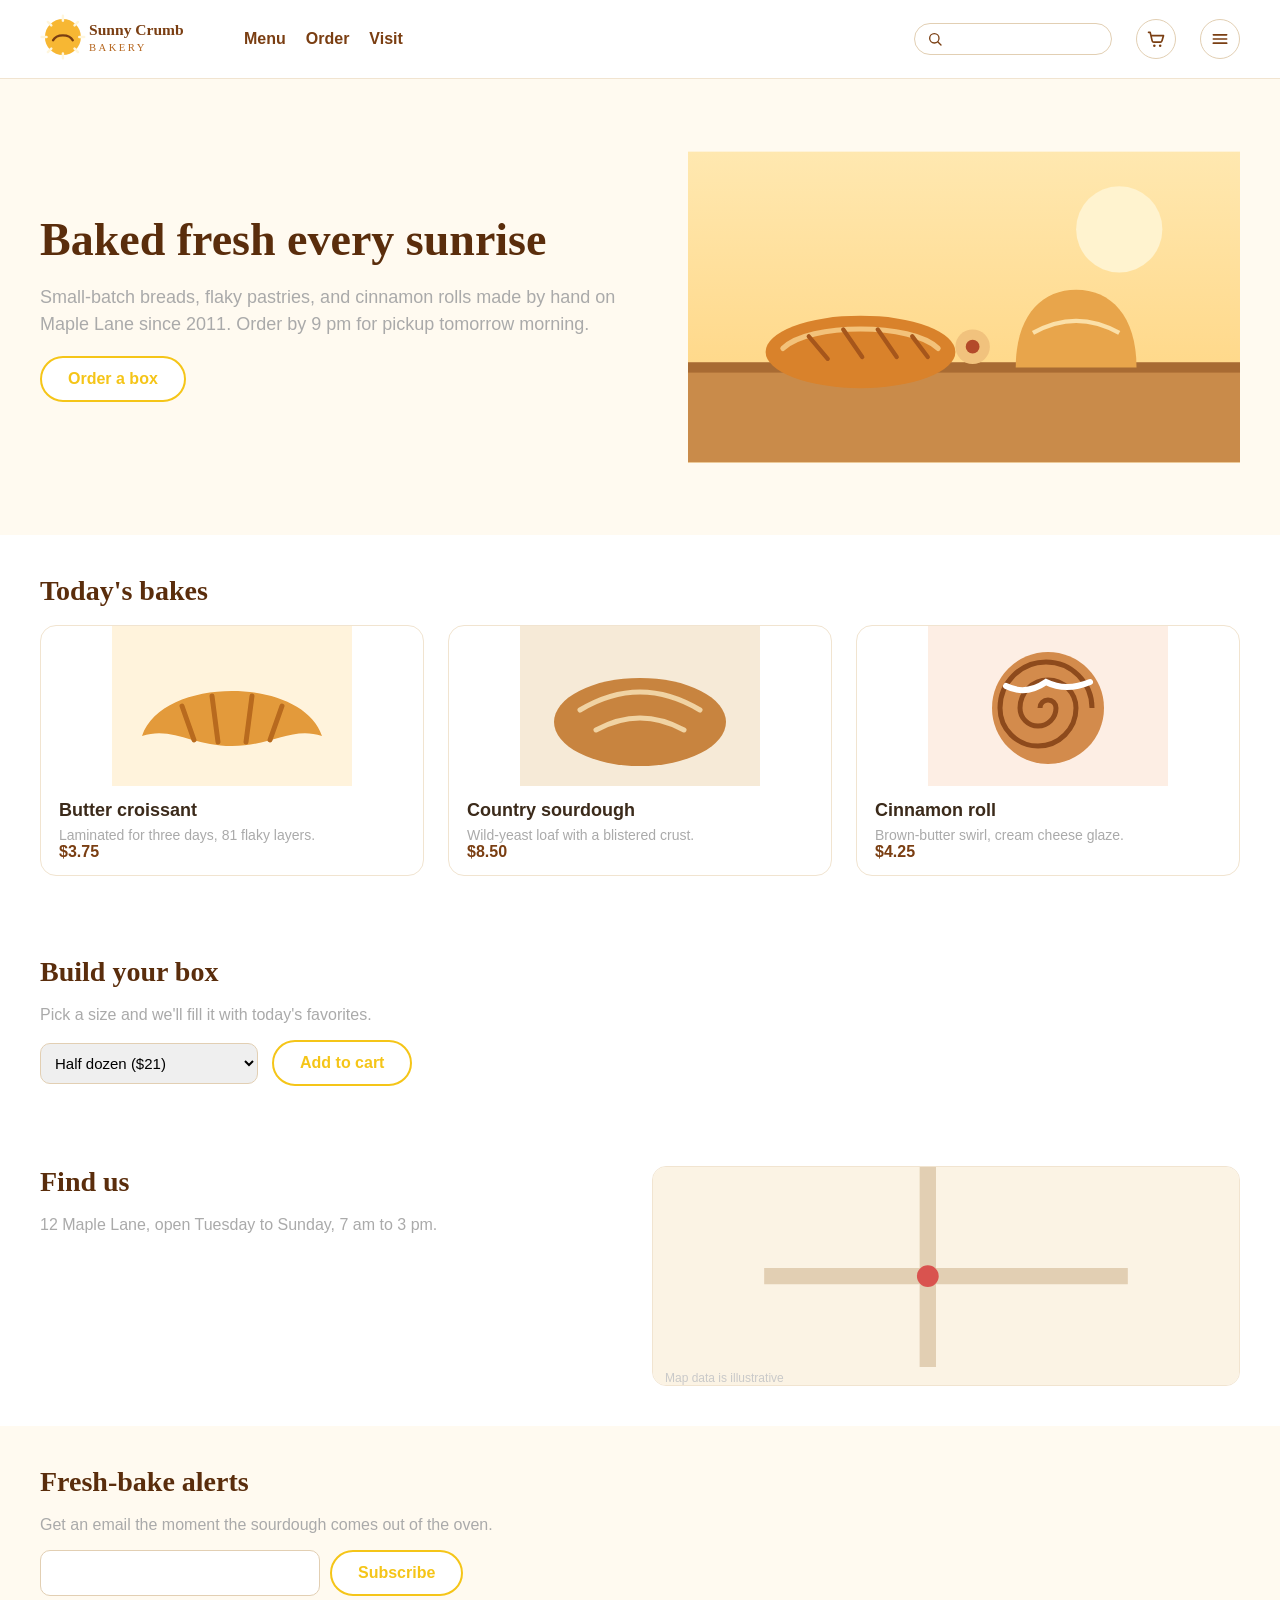
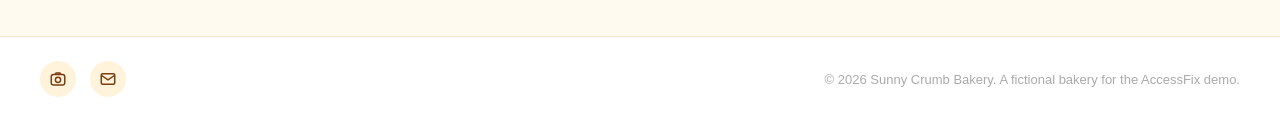
<file: static/demo/sunny-crumb.html>
<!doctype html>
<!-- Sunny Crumb Bakery: a fictional site with deliberately planted accessibility errors for the AccessFix demo. -->
<html>
<head>
  <meta charset="utf-8">
  <meta name="viewport" content="width=device-width, initial-scale=1">
  <title>Sunny Crumb Bakery</title>
  <style>
    * { box-sizing: border-box; }
    body { margin: 0; font-family: "Helvetica Neue", Arial, sans-serif; background: #ffffff; color: #3b2a1a; }
    a { color: #7a3e12; }
    header { display: flex; align-items: center; gap: 24px; padding: 14px 40px; border-bottom: 1px solid #f1e4d0; }
    header nav { display: flex; gap: 20px; flex: 1; }
    header nav a { text-decoration: none; font-weight: 600; }
    .search { display: flex; align-items: center; gap: 6px; border: 1px solid #e2cfb3; border-radius: 999px; padding: 6px 12px; }
    .search input { border: 0; outline: none; width: 150px; font-size: 14px; }
    .icon-btn { width: 40px; height: 40px; border-radius: 50%; border: 1px solid #e2cfb3; background: #fff; display: grid; place-items: center; cursor: pointer; }
    .hero { display: grid; grid-template-columns: 1.1fr 1fr; gap: 40px; align-items: center; padding: 48px 40px; background: #fffaf0; }
    .hero img { width: 100%; border-radius: 18px; }
    h1 { font-family: Georgia, serif; font-size: 46px; margin: 0 0 12px; color: #5a2d0c; }
    .lede, .muted { color: #aaaaaa; }
    .lede { font-size: 18px; line-height: 1.5; }
    .cta { background: #ffffff; color: #f5c518; border: 2px solid #f5c518; border-radius: 999px; padding: 12px 26px; font-weight: 700; font-size: 16px; cursor: pointer; }
    section { padding: 40px; }
    h4 { font-family: Georgia, serif; font-size: 28px; margin: 0 0 18px; color: #5a2d0c; }
    .grid { display: grid; grid-template-columns: repeat(3, 1fr); gap: 24px; }
    .card { border: 1px solid #f1e4d0; border-radius: 16px; overflow: hidden; }
    .card img { width: 100%; display: block; }
    .card .body { padding: 14px 18px; }
    .card h5 { margin: 0 0 6px; font-size: 18px; }
    .card p { margin: 0; font-size: 14px; }
    .price { font-weight: 700; color: #7a3e12; }
    .order { display: flex; gap: 14px; align-items: center; }
    select { padding: 10px; border-radius: 10px; border: 1px solid #e2cfb3; font-size: 15px; }
    .visit { display: grid; grid-template-columns: 1fr 1fr; gap: 24px; align-items: start; }
    iframe { width: 100%; height: 220px; border: 1px solid #f1e4d0; border-radius: 14px; }
    .newsletter { background: #fffaf0; }
    .newsletter form { display: flex; gap: 10px; }
    .newsletter input { padding: 12px; border: 1px solid #e2cfb3; border-radius: 10px; width: 280px; font-size: 15px; }
    footer { display: flex; align-items: center; gap: 14px; padding: 24px 40px; border-top: 1px solid #f1e4d0; }
    footer .social { width: 36px; height: 36px; display: grid; place-items: center; border-radius: 50%; background: #fff3dc; }
    footer p { margin: 0 0 0 auto; font-size: 13px; }
  </style>
</head>
<body>
  <header>
    <a href="/demo/sunny-crumb.html" class="logo"><img src="img/logo.svg" width="180" height="46"></a>
    <nav>
      <a href="#menu">Menu</a>
      <a href="#order">Order</a>
      <a href="#visit">Visit</a>
    </nav>
    <form class="search" role="search">
      <svg width="16" height="16" viewBox="0 0 24 24" aria-hidden="true"><circle cx="11" cy="11" r="7" fill="none" stroke="#7a3e12" stroke-width="2"/><path d="M16.5 16.5L21 21" stroke="#7a3e12" stroke-width="2" stroke-linecap="round"/></svg>
      <input type="search" id="site-search" name="q">
    </form>
    <button class="icon-btn" id="cart-button"><svg width="20" height="20" viewBox="0 0 24 24"><path d="M3 4h2l2.4 10.2a2 2 0 0 0 2 1.6h7.7a2 2 0 0 0 2-1.5L21 8H6.2" fill="none" stroke="#7a3e12" stroke-width="2" stroke-linecap="round" stroke-linejoin="round"/><circle cx="10" cy="20" r="1.5" fill="#7a3e12"/><circle cx="17" cy="20" r="1.5" fill="#7a3e12"/></svg></button>
    <button class="icon-btn" id="menu-button"><svg width="20" height="20" viewBox="0 0 24 24"><path d="M4 7h16M4 12h16M4 17h16" stroke="#7a3e12" stroke-width="2" stroke-linecap="round"/></svg></button>
  </header>

  <main>
    <div class="hero">
      <div>
        <h1>Baked fresh every sunrise</h1>
        <p class="lede">Small-batch breads, flaky pastries, and cinnamon rolls made by hand on Maple Lane since 2011. Order by 9 pm for pickup tomorrow morning.</p>
        <button class="cta" id="hero-order">Order a box</button>
      </div>
      <img src="img/hero.svg" class="hero-img" width="640" height="360">
    </div>

    <section id="menu">
      <h4>Today's bakes</h4>
      <div class="grid">
        <div class="card">
          <img src="img/croissant.svg" width="240" height="160">
          <div class="body"><h5>Butter croissant</h5><p class="muted">Laminated for three days, 81 flaky layers.</p><span class="price">$3.75</span></div>
        </div>
        <div class="card">
          <img src="img/sourdough.svg" width="240" height="160">
          <div class="body"><h5>Country sourdough</h5><p class="muted">Wild-yeast loaf with a blistered crust.</p><span class="price">$8.50</span></div>
        </div>
        <div class="card">
          <img src="img/cinnamon-roll.svg" width="240" height="160">
          <div class="body"><h5>Cinnamon roll</h5><p class="muted">Brown-butter swirl, cream cheese glaze.</p><span class="price">$4.25</span></div>
        </div>
      </div>
    </section>

    <section id="order">
      <h4>Build your box</h4>
      <p class="muted">Pick a size and we'll fill it with today's favorites.</p>
      <div class="order">
        <select id="box-size" name="size">
          <option>Half dozen ($21)</option>
          <option>Baker's dozen ($42)</option>
          <option>Party box, 24 pieces ($78)</option>
        </select>
        <button class="cta" id="add-to-cart">Add to cart</button>
      </div>
    </section>

    <section id="visit" class="visit">
      <div>
        <h4>Find us</h4>
        <p class="muted">12 Maple Lane, open Tuesday to Sunday, 7 am to 3 pm.</p>
      </div>
      <iframe srcdoc="<!doctype html><html lang='en'><body style='margin:0;font-family:Arial;background:#fbf3e4'><svg viewBox='0 0 400 220' width='100%' height='200' role='img' aria-label='Map of Maple Lane'><rect width='400' height='220' fill='#fbf3e4'/><path d='M0 120H400M180 0V220' stroke='#e2cfb3' stroke-width='18'/><circle cx='180' cy='120' r='12' fill='#d9534f'/></svg><p class='caption' style='color:#c9c9c9;margin:0 12px;font-size:12px'>Map data is illustrative</p></body></html>"></iframe>
    </section>

    <section class="newsletter">
      <h4>Fresh-bake alerts</h4>
      <p class="muted">Get an email the moment the sourdough comes out of the oven.</p>
      <form onsubmit="return false">
        <input type="email" id="newsletter-email" name="email">
        <button class="cta" id="subscribe">Subscribe</button>
      </form>
    </section>
  </main>

  <footer>
    <a href="https://example.com/sunny-crumb/photos" class="social"><svg width="18" height="18" viewBox="0 0 24 24"><rect x="3" y="6" width="18" height="14" rx="3" fill="none" stroke="#7a3e12" stroke-width="2"/><circle cx="12" cy="13" r="3.5" fill="none" stroke="#7a3e12" stroke-width="2"/><path d="M8 6l1.5-2h5L16 6" fill="none" stroke="#7a3e12" stroke-width="2"/></svg></a>
    <a href="mailto:hello@sunnycrumb.example" class="social"><svg width="18" height="18" viewBox="0 0 24 24"><rect x="3" y="5" width="18" height="14" rx="2" fill="none" stroke="#7a3e12" stroke-width="2"/><path d="M3 7l9 6 9-6" fill="none" stroke="#7a3e12" stroke-width="2"/></svg></a>
    <p class="muted">© 2026 Sunny Crumb Bakery. A fictional bakery for the AccessFix demo.</p>
  </footer>
</body>
</html>
</file>
